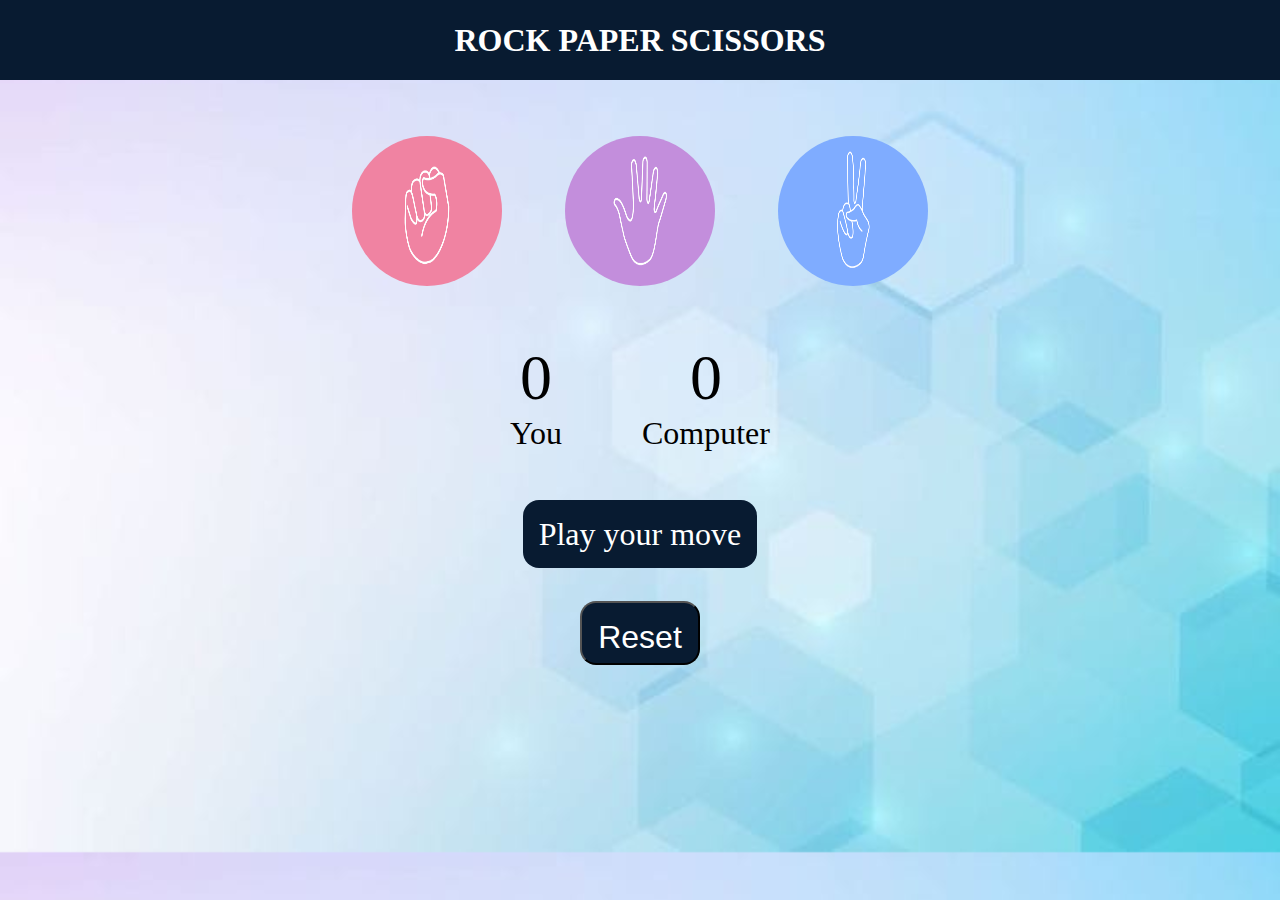
<file: rock-paper-scissor/index.html>
<!DOCTYPE html>
<html lang="en">
<head>
    <meta charset="UTF-8">
    <meta name="viewport" content="width=device-width, initial-scale=1.0">
    <title>Rock Paper Scissors Game</title>
    <link rel="stylesheet" href="style.css">
</head>
<body>

    <h1>ROCK PAPER SCISSORS</h1>
    <div class="choices">
        <div class="choice" id="rock">
            <img src="./images/rock.png">
        </div>
        <div class="choice" id="paper">
            <img src="./images/paper.png">
        </div>
        <div class="choice" id="scissors">
            <img src="./images/scissors.png">
        </div>
    </div>
    
    <div class="score-board">
        <div class="score">
            <p id="user-score">0</p>
            <p>You</p>
        </div>
        <div class="score">
            <p id="comp-score">0</p>
            <p>Computer</p>
        </div>
    </div>

    <div class="msg-container">
        <p id="msg">Play your move</p><br>
    </div>

    <div class="reset">
        <button id="btn">Reset</button>
    </div>

    <script src="app.js"></script>
</body>
</html>
</file>
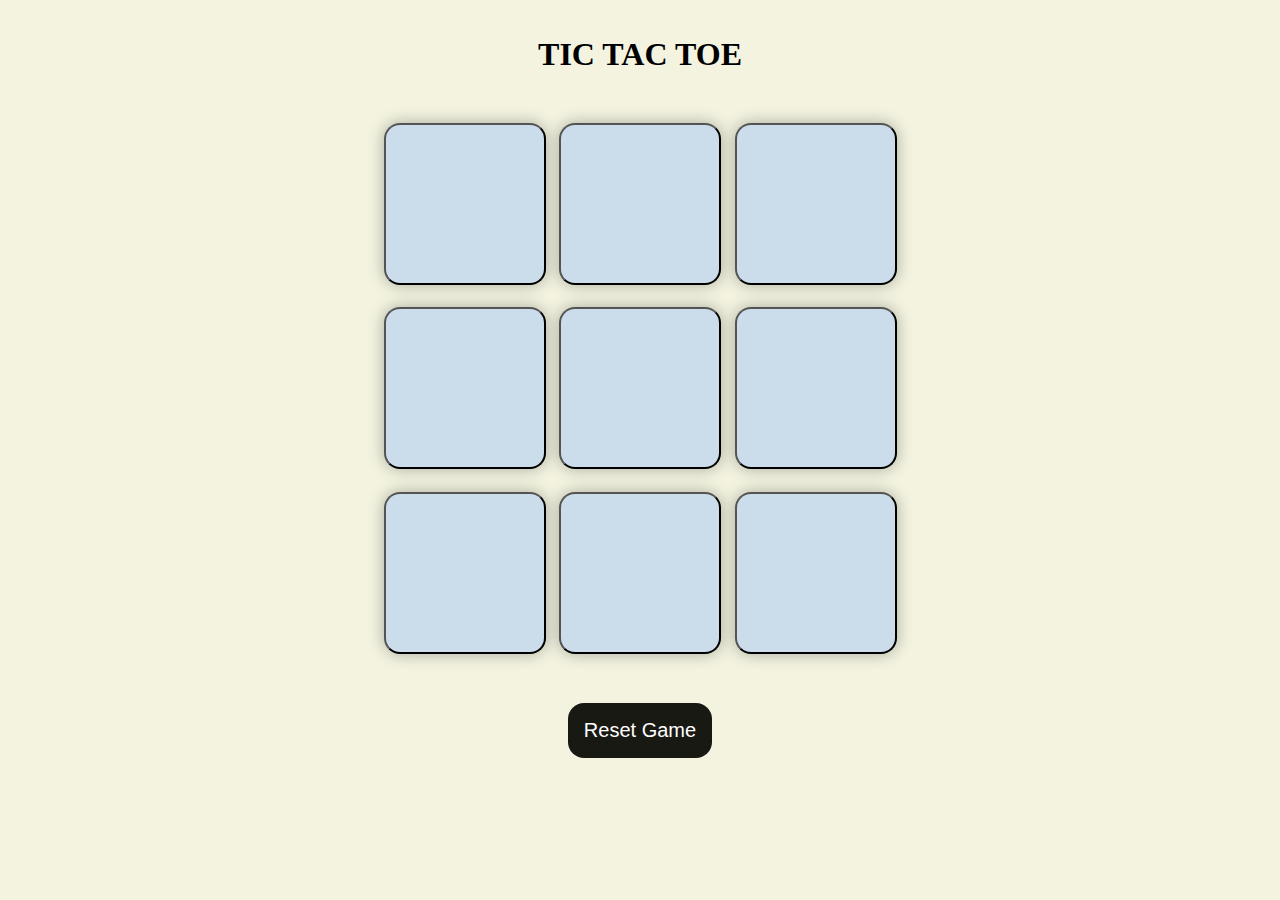
<file: TIC TAC TOE GAME/index.html>
<!DOCTYPE html>
<html lang="en">
<head>
    <meta charset="UTF-8">
    <meta name="viewport" content="width=device-width, initial-scale=1.0">
    <title>Tic Tac Toa</title>
    <link rel="stylesheet" href="style.css">
</head>
<body>
    <div class="msg-container hide">
        <p id="msg">Winner</p>
        <button id="new-btn">New Game</button>
    </div>
    <main>
        <br><br>
        <h1>TIC TAC TOE</h1>
        <div class="container">
            
            <div class="game">
                <button class="box"></button>
                <button class="box"></button>
                <button class="box"></button>
                <button class="box"></button>
                <button class="box"></button>
                <button class="box"></button>
                <button class="box"></button>
                <button class="box"></button>
                <button class="box"></button>
            </div>

        </div>
        <button id="reset">Reset Game</button>
    
    </main>
   

    
    <script src="script.js"></script>
</body>
</html>
</file>
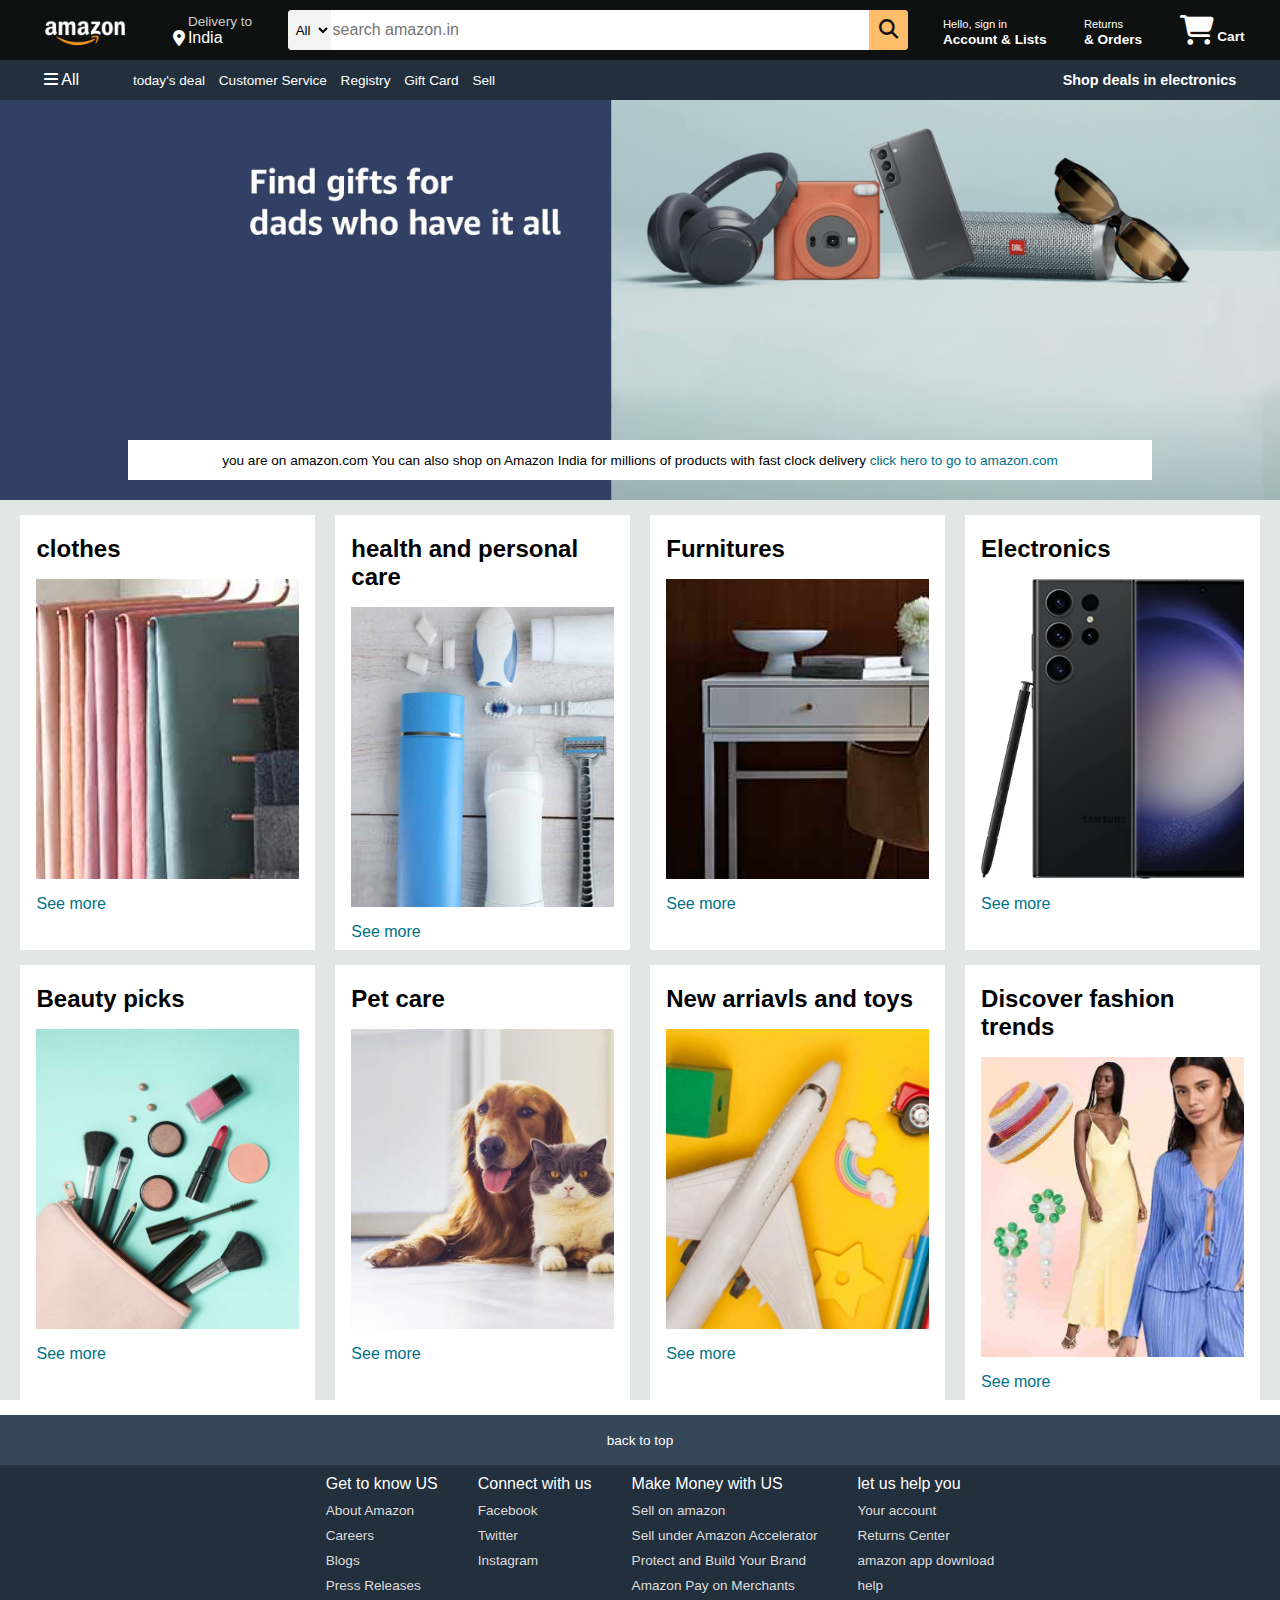
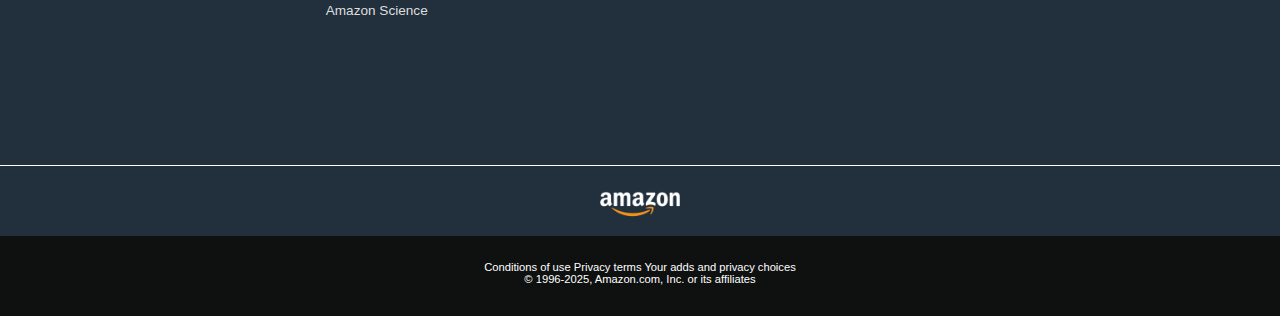
<file: amazon_clone_project/project_code.html>
<!DOCTYPE html>
<html lang="en">
<head>
    <meta charset="UTF-8">
    <meta name="viewport" content="width=device-width, initial-scale=1.0">
    <title>Amazon clone project</title>
    <link rel="stylesheet" href="https://cdnjs.cloudflare.com/ajax/libs/font-awesome/6.7.2/css/all.min.css" integrity="sha512-Evv84Mr4kqVGRNSgIGL/F/aIDqQb7xQ2vcrdIwxfjThSH8CSR7PBEakCr51Ck+w+/U6swU2Im1vVX0SVk9ABhg==" crossorigin="anonymous" referrerpolicy="no-referrer" />
    <link rel="stylesheet" href="style.css">
</head>
<body>

    <header>
        <div class="navbar">
            <div class="nav-logo border">
                <div class="logo"></div>
            </div>
            <div class="nav-adress border">
                <p class="add-first">Delivery to</p>
                <div class="add-icon">
                    <i class="fa-solid fa-location-dot"></i>
                    <p class="add-second">India</p>
                </div>
            </div>

            <div class="nav-search">
                <select class="search-select">
                    <option>All</option>
                </select>
                <input placeholder="search amazon.in" class="search-input">
                <div class="search-icon">
                    <i class="fa-solid fa-magnifying-glass"></i>
                </div>
            </div>

            <div class="nav-signin border">
                <p><span>Hello, sign in</span></p>
                <p class="nav-sec">Account & Lists</p>
            </div>
            <div class="nav-returns border">
                <p><span>Returns</span></p>
                <p class="nav-sec">& Orders</p>
            </div>
            <div class="nav-cart border">
                <i class="fa-solid fa-cart-shopping"></i>
                Cart
            </div>
        </div>

        <div class="panel">
            <div class="panel-all border">
                <i class="fa-solid fa-bars"></i>
                All
            </div>
            <div class="panel-options">
                <p>today's deal</p>
                <p> Customer Service</p>
                <p>Registry</p>
                <p>Gift Card   </p>                            
                <p>Sell</p>
            </div>

            <div class="panel-deals border">
                Shop deals in electronics
            </div>
        </div>
    </header>

    <div class="hero-section">
        <div class="hero-msg">
            <p>you are on amazon.com You can also shop on Amazon India for millions of products with fast clock delivery <a>click hero to go to amazon.com</a></p>
        </div>
    </div>
    <div class="shop-section">
        <div class="box">
           <div class="box-content">
              <h2>clothes</h2>
              <div class="box-img" style="background-image: url('box1_image.jpg');"></div>
              <p>See more</p>
           </div>
        </div>

        <div class="box">
            <div class="box-content">
                <h2>health and personal care</h2>
                <div class="box-img" style="background-image: url('box2_image.jpg');"></div>
                <p>See more</p>
             </div>
        </div>
        <div class="box">
            <div class="box-content">
                <h2>Furnitures</h2>
                <div class="box-img" style="background-image: url('box3_image.jpg');"></div>
                <p>See more</p>
             </div>
        </div>
        <div class="box">
            <div class="box-content">
                <h2>Electronics</h2>
                <div class="box-img" style="background-image: url('box4_image.jpg');"></div>
                <p>See more</p>
             </div>
        </div>
        <div class="box">
            <div class="box-content">
                <h2>Beauty picks</h2>
                <div class="box-img" style="background-image: url('box5_image.jpg');"></div>
                <p>See more</p>
             </div>
        </div>
        <div class="box">
            <div class="box-content">
                <h2>Pet care</h2>
                <div class="box-img" style="background-image: url('box6_image.jpg');"></div>
                <p>See more</p>
             </div>
        </div>
        <div class="box">
            <div class="box-content">
                <h2>New arriavls and toys</h2>
                <div class="box-img" style="background-image: url('box7_image.jpg');"></div>
                <p>See more</p>
             </div>
        </div>
        <div class="box">
            <div class="box-content">
                <h2>Discover fashion trends</h2>
                <div class="box-img" style="background-image: url('box8_image.jpg');"></div>
                <p>See more</p>
             </div>
        </div>
    </div>

    <footer>
        <div class="foot-panel1">
            back to top
        </div>
        <div class="foot-panel2">
            <ul>
               <p>Get to know US</p>
               <a>About Amazon</a>
               <a>Careers</a>
               <a>Blogs</a>
               <a>Press Releases</a>
               <a>Amazon Science</a>
            </ul>
            <ul>
                <p>Connect with us</p>
                <a>Facebook</a>
                <a>Twitter</a>
                <a>Instagram</a>
            </ul>
            <ul>
                <p>Make Money with US</p>
                <a>Sell on amazon</a>
                <a>Sell under Amazon Accelerator</a>
                <a>Protect and Build Your Brand</a>
                <a>Amazon Pay on Merchants</a>
            </ul>
            <ul>
                <p>let us help you</p>
                <a>Your account</a>
                <a>Returns Center</a>
                <a>amazon app download</a>
                <a>help</a>
            </ul>
        </div>
        <div class="foot-panel3">
            <div class="logo"></div>
        </div>

        <div class="foot-panel4">
            <div class="pages">
                <a>Conditions of use</a>
                <a>Privacy terms</a>
                <a>Your adds and privacy choices</a>
            </div>
            <div class="copyrights">
                © 1996-2025, Amazon.com, Inc. or its affiliates
            </div>
        </div>
        
    </footer>
</body>
</html>
</file>
<file: rock-paper-scissor/style.css>
*{
    margin : 0;
    padding : 0;
    text-align: center;
}

body{
    background-image:url("background.jpg");
    background-size :cover;
}

h1{
    background-color: #081b31;
    color : white;
    height : 5rem;
    line-height: 5rem ;
}

.choices{
    display:flex;
    justify-content: center;
    align-items: center;
    margin-top: 3rem;
    gap : 3rem;
}

img{
    height : 150px;
    width : 150px;
    border-radius: 50%;
}

.choice{
    height : 165px;
    width : 165px;
    border-radius: 50%;
    display:flex;
    justify-content: center;
    align-items: center;
}

.choice:hover{
    cursor: pointer;
    background-color:#081b31;
}

.score-board{
    display : flex;
    justify-content: center;
    align-items: center;
    gap : 5rem;
    margin-top: 3rem;
    font-size: 2rem;
}

#user-score , #comp-score{
    font-size: 4rem;
}

.msg-container{
    margin-top : 4rem;
}

#msg{
    background-color: #081b31;
    color:white;
    height:5rem;
    font-size: 2rem;
    display : inline;
    padding : 1rem;
    border-radius: 1rem;
}

button{
    background-color: #081b31;
    color:white;
    height : 4rem;
    margin-top: 3rem;
    border-radius: 1rem;
    padding:1rem;
    font-size: 2rem;
}
</file>
<file: TIC TAC TOE GAME/style.css>
* {
    margin : 0;
    padding : 0;
    text-align: center;
}

body{
    background-color:#F3F3E0;
}

.container {
    height : 70vh;
    display : flex;
    flex-wrap : wrap;
    justify-content: center;
    align-items: center;
}

.game{
    height : 60vmin;
    width : 60vmin;
    display : flex;
    flex-wrap : wrap;
    justify-content: center;
    align-items: center;
    gap : 1.5vmin;
}

.box{
    height : 18vmin;
    width : 18vmin;
    border-radius : 1rem;
    box-shadow: 0 0 1rem rgba(0,0,0,0.3);
    font-size: 8vmin;
    color : #133E87;
    background-color: #CBDCEB;
}

#reset{
    padding : 1rem;
    font-size : 1.25rem;
    background-color: #191913;
    color : #ffff;
    border-radius: 1rem ;
    border : none;
}

#new-btn{
    padding : 1rem;
    font-size : 1.25rem;
    background-color: #191913;
    color : #ffff;
    border-radius: 1rem ;
    border : none;
}

#msg{
    color : #608BC1;
    font-size : 6vmin;
}

.msg-container{
    height : 100vmin;
    display : flex;
    flex-wrap : wrap;
    justify-content: center;
    align-items: center;
    flex-direction: column;
    gap : 4rem;
}

.hide{
    display : none;
}
</file>
<file: amazon_clone_project/style.css>
*{
    margin:0;
    font-family: arial;
    border : border-box;
}

.navbar{
    height : 60px;
    background-color: #0f1111;
    color : white;
    display: flex;
    align-items: center;
    justify-content: space-evenly;
}

.nav-logo{
    height:50px;
    width:100px;
}

.logo{
    background-image: url("amazon_logo.png");
    width:100px;
    height:50px;
    background-size: cover;
}

.border{
    border:2px solid transparent;
}

.border:hover{
    border:1.5px solid white;
}

.add-first{
    color:#cccccc;
    font-size:0.85rem;
    margin-left:15px;
}
.add-second{
    font-size: 1rem;
    margin-left:3px;
}
.add-icon{
    display:flex;
    align-items: center;
}

.nav-search{
    display:flex;
    justify-content: space-evenly;
    background-color:pink;
    width:620px;
    height:40px;
    border-radius: 4px;
}

.search-select{
    background-color: #f3f3f3;
    width:50px;
    text-align: center;
    border-top-left-radius: 4px;
    border-bottom-left-radius: 4px;
    border:none;
}

.search-input{
    width:100%;
    font-size: 1rem;
    border:none;
}

.search-icon{
    width:45px;
    display:flex;
    justify-content: center;
    align-items: center;
    font-size: 1.2rem;
    background-color:#febd68;
    border-top-right-radius: 4px;
    border-bottom-right-radius: 4px;
    color:#0f1111;
}

/* box 4 */
.nav-search:hover{
    border:2px solid orange;
}
.nav-sec{
     font-size:0.85rem;
     font-weight: 700;
}
span{
    font-size: 0.7rem;
}
.nav-cart i{
     font-size: 30px;
}
.nav-cart{
    font-size:0.85rem;
    font-weight: 700;
}

/* panel style */
.panel{
    height:40px;
    background-color: #222f3d;
    display:flex;
    color:white;
    align-items: center;
    justify-content: space-evenly;

}
.panel-options p{
    display:inline-block;
    margin-left:10px;
}
.panel-options{
    width:70%;
    font-size: 0.85rem;
}
.panel-deals{
    font-size:0.9rem;
    font-weight: 700;
}

/* hero section */
.hero-section{
    background-image: url("hero_image.jpg");
    background-size: cover;
    height:400px;
    display:flex;
    justify-content: center;
    align-items: flex-end;
}
.hero-msg{
    background-color: white;
    color:black;
    height:40px;
    display:flex;
    align-items: center;
    justify-content: center;
    font-size:0.85rem;
    width:80%;
    margin-bottom: 20px; 
}
.hero-msg a{
    color:#007185;
}

/* box section */
.shop-section{
    display:flex;
    justify-content: space-evenly;
    background-color: #e2e7e6;
    flex-wrap: wrap;
}
.box{
    height:400px;

/* border: 2px solid black; */
    width:23%;
    background-color: white;
    padding:20px 0px 15px;
    margin-top: 15px;
}
.box-img{
    height:300px;
    background-size: cover;
    margin-top: 1rem;
    margin-bottom: 1rem;
}
.box-content{
    margin-left:1rem;
    margin-right:1rem;
}
.box-content p{
    color:#007185;
}

/* foooter */

footer{
    margin-top:15px;
}
.foot-panel1{
    background-color: #37475a;
    color:white;
    height:50px;
    display:flex;
    justify-content: center;
    align-items: center;
    font-size:0.85rem;
}
.foot-panel2{
    background-color: #222f3d;
    height:300px;
    color:white;
    display:flex;
    justify-content: center;
 
}
ul{
    margin-top: 10px;
}
ul a{
    display:block;
    font-size: 0.85rem;
    margin-top:10px;
    color:#dddddd;
}
.foot-panel3{
    background-color: #222f3d;
    color:white;
    border-top:0.5px solid white;
    height: 70px;
    display: flex;
    justify-content: center;
    align-items: center;
   
}
.logo{
    background-image: url("amazon_logo.png");
    width:100px;
    height:50px;
    background-size: cover;
}
.foot-panel4{
    background-color: #0f1111;
    color:white;
    height:80px; 
    font-size: 0.7rem;
    text-align: center;
}
.pages{
    padding-top:25px;
}
.copyright{
    padding-top: 5px;
}
</file>
